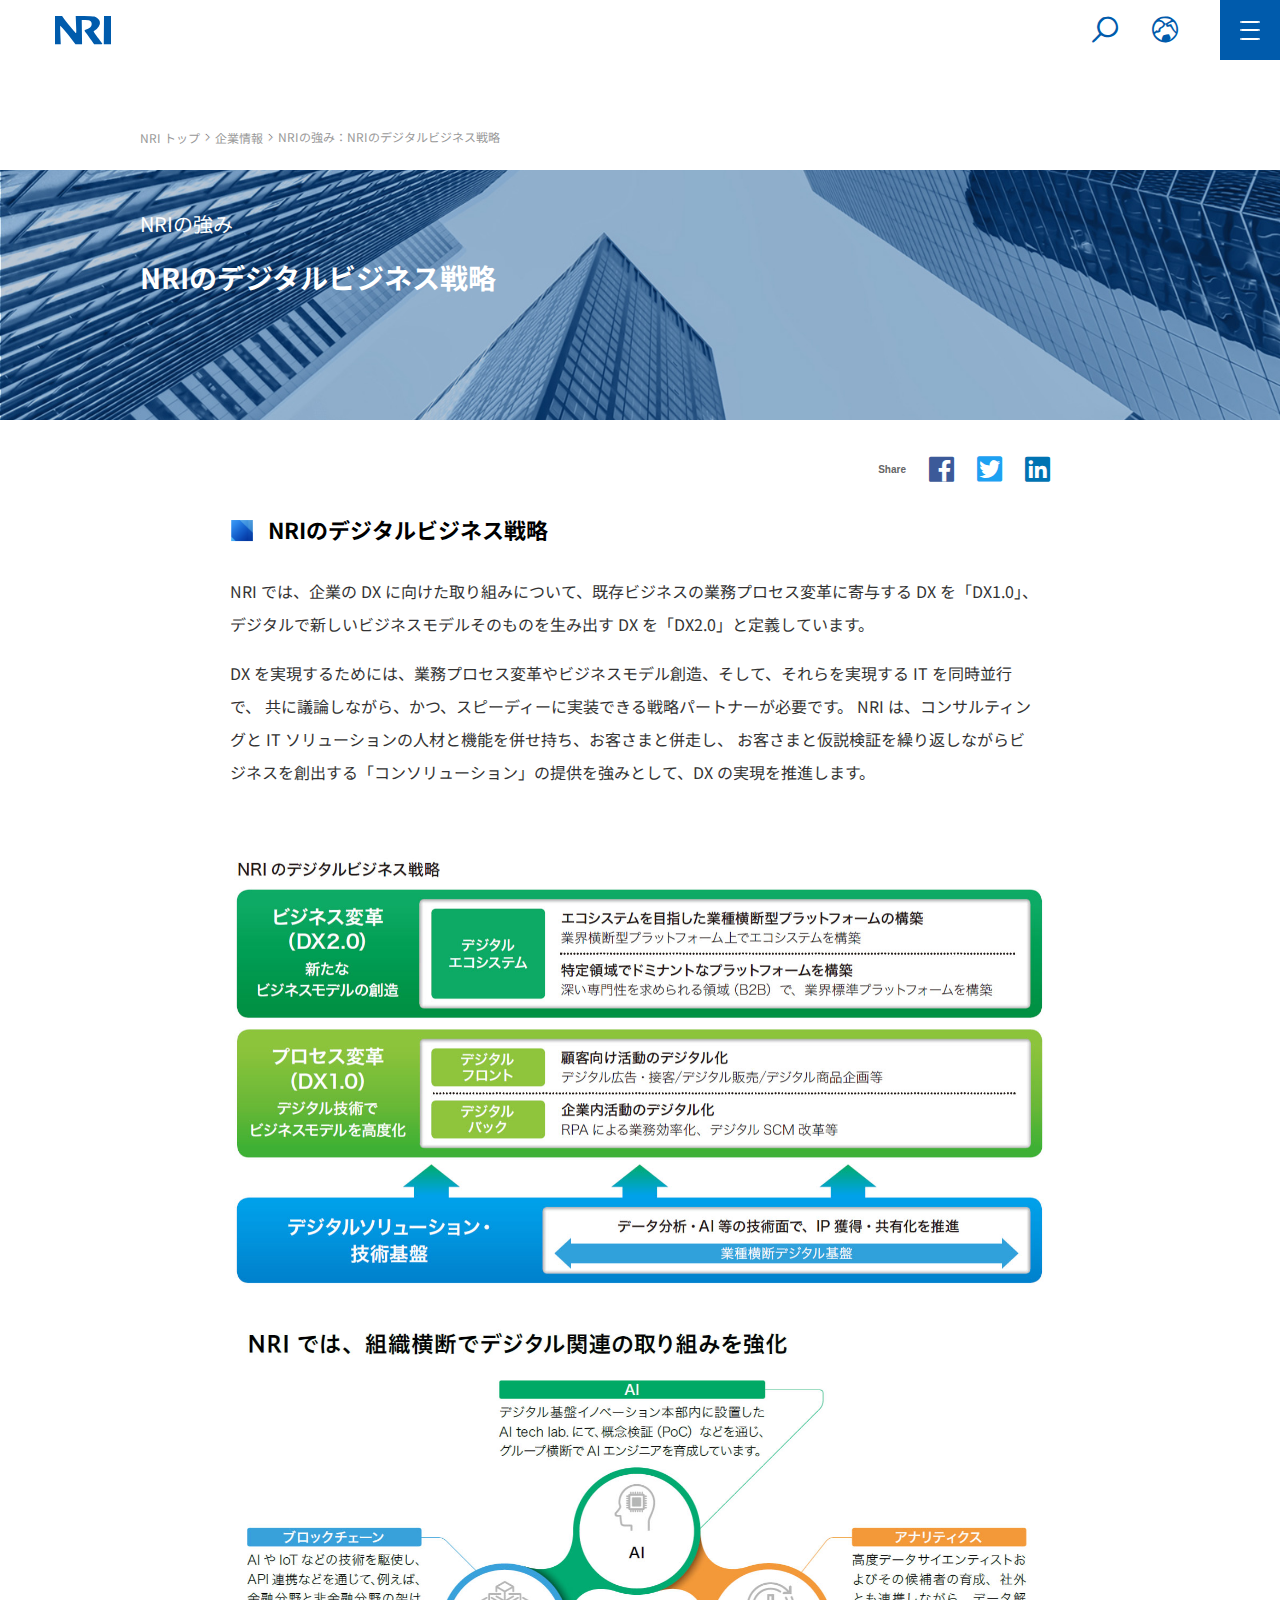
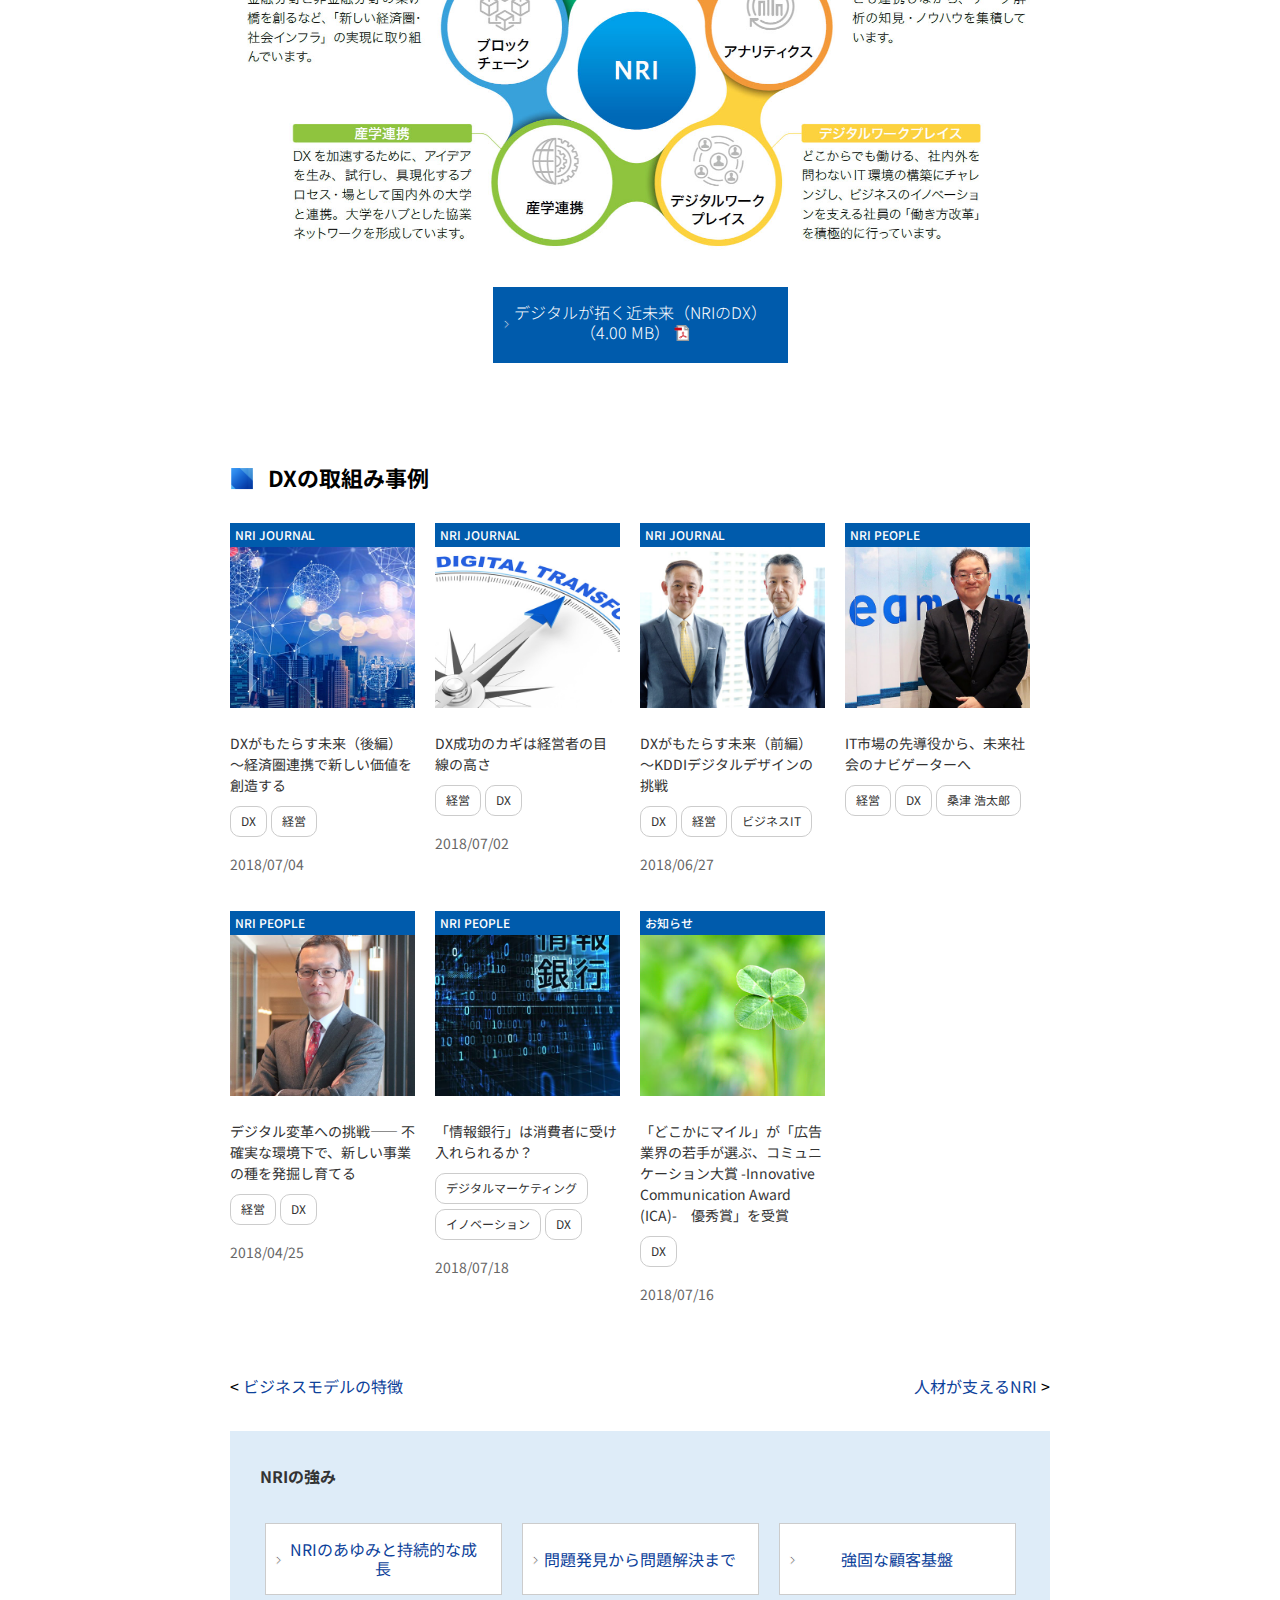
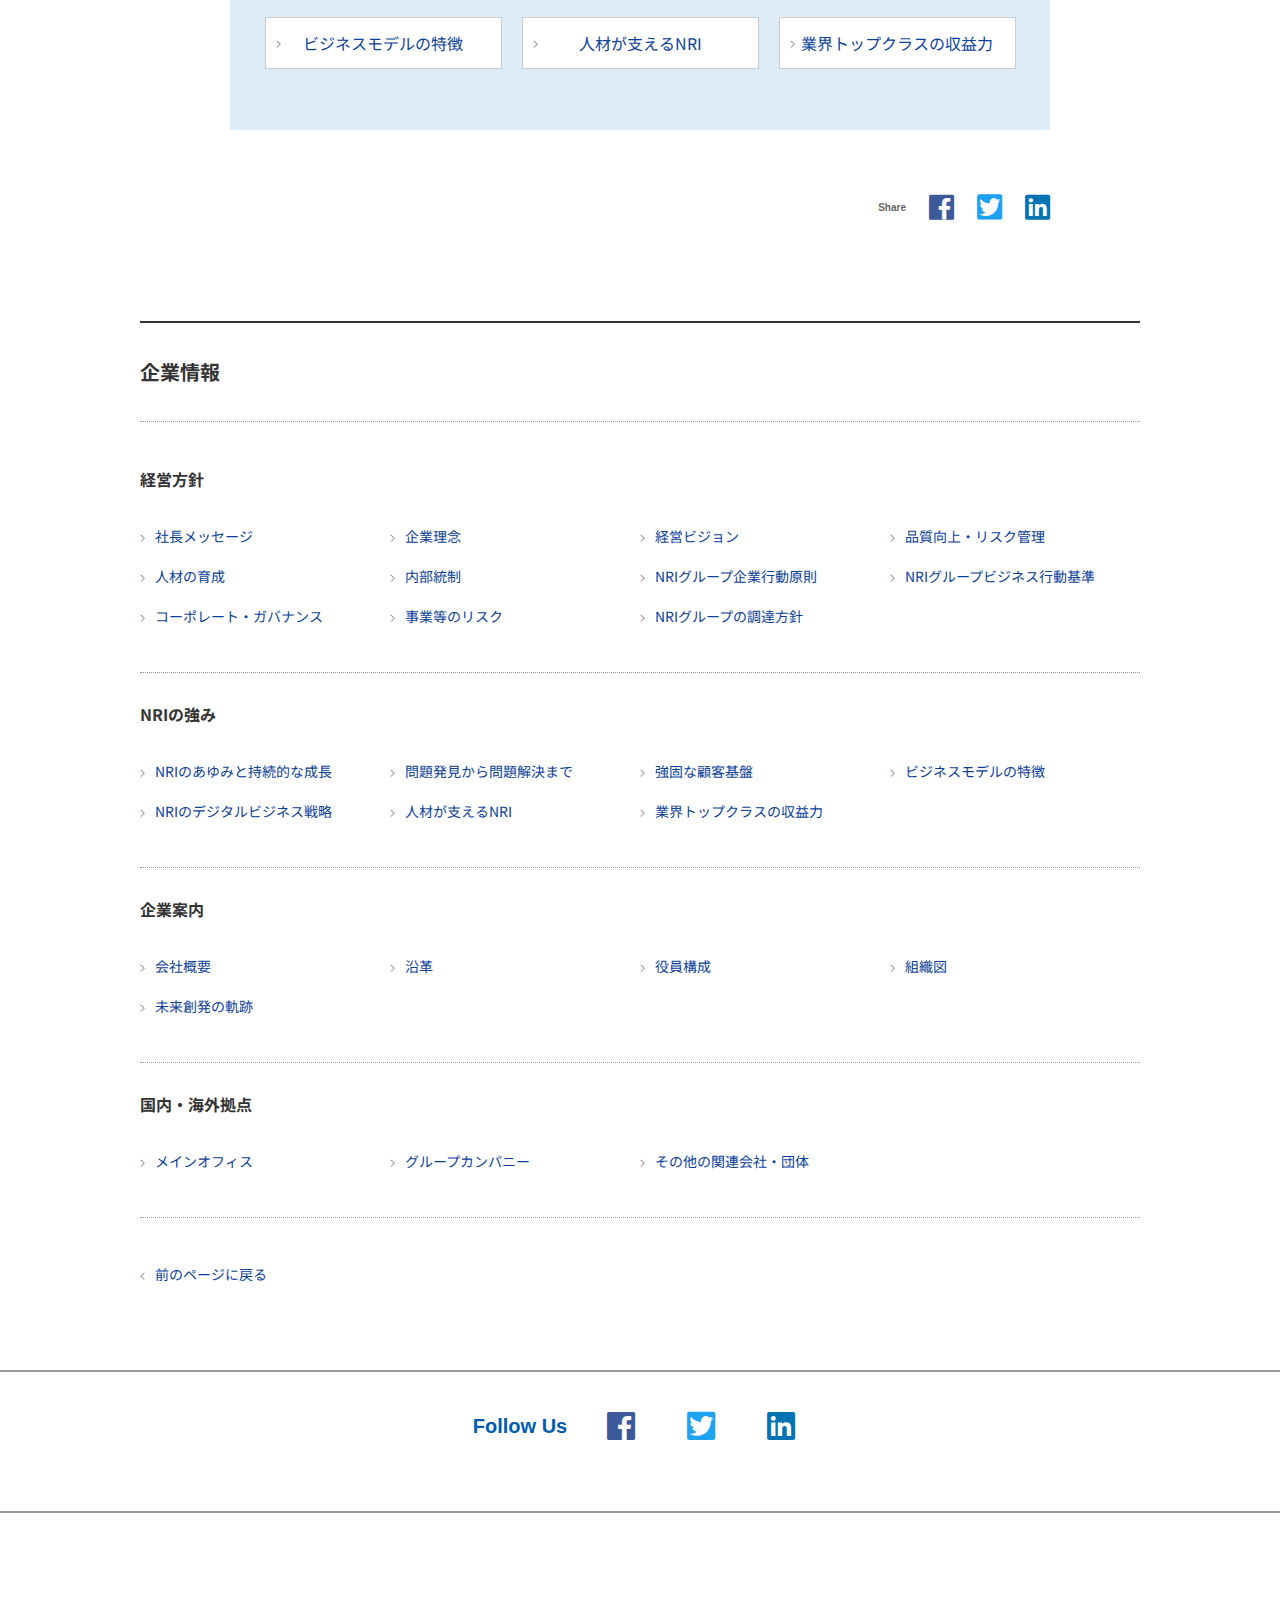
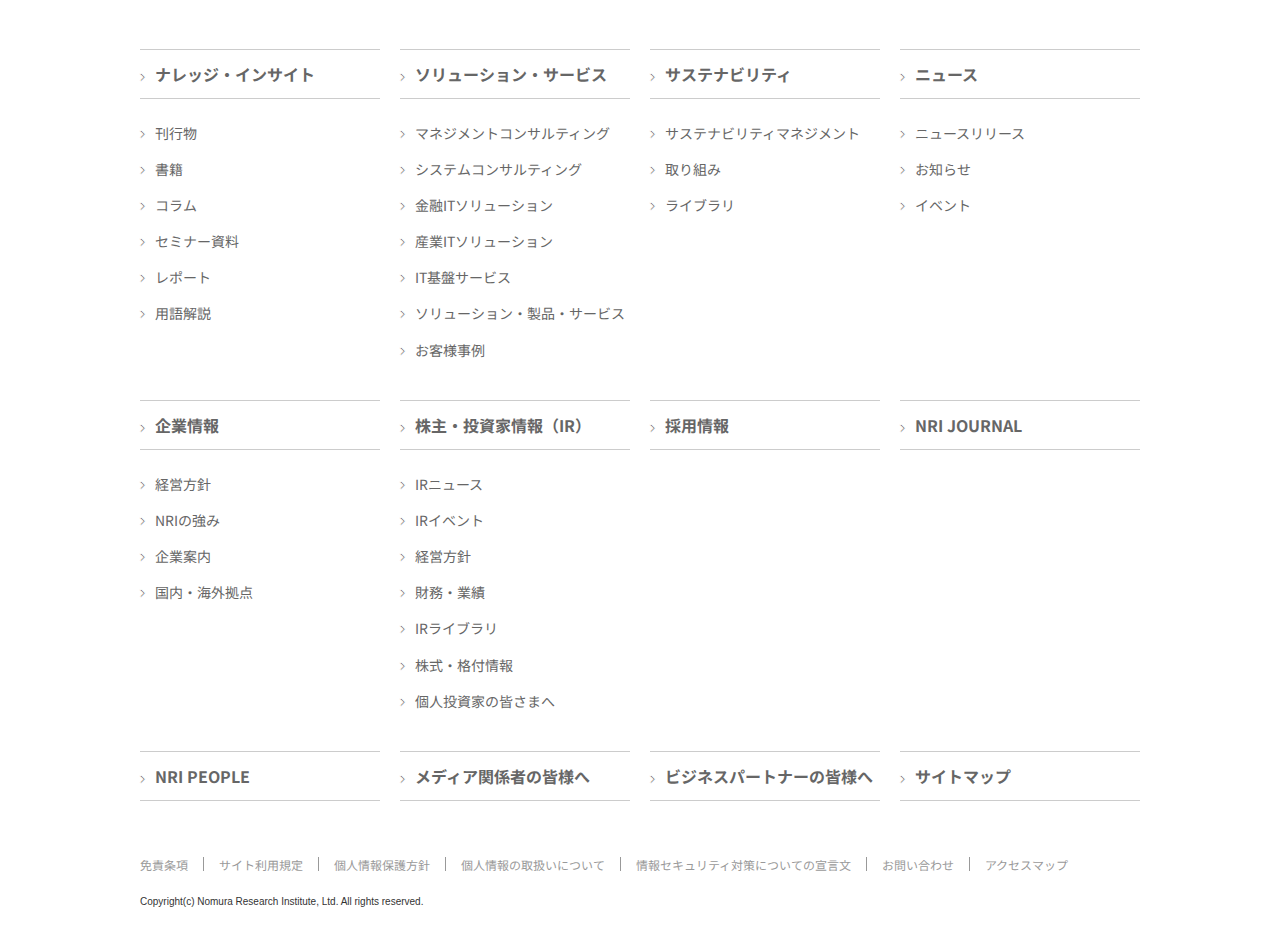
<file: index.html>
<!DOCTYPE html>
<html lang="ja">
<head>
<meta charset="utf-8">
<title>NRIの強み：ビジネスモデルの特徴｜企業情報｜野村総合研究所</title>
<meta name="description" content="NRIの強みページのクローン">
<link rel="stylesheet" href="css/normalize.css">
<link rel="stylesheet" href="css/style.css">
<link rel="stylesheet" href="icomoon/icomoon.css">
<link rel="icon" href="images/favicon/favicon.ico">
<link rel="stylesheet" href="https://use.fontawesome.com/releases/v5.6.3/css/all.css">
<link href="https://fonts.googleapis.com/css?family=Noto+Sans+JP:100,300,400,700&display=swap&subset=japanese" rel="stylesheet">
</head>
<body>
<!-- ヘッダー -->
  <header class="header">
    <div class="header-logo">
      <a href="#"><span class="icon-nri-logo"></span></a>
    </div>
    <div class="header-right">
      <div class="right-menu">
        <div class="header-search">
          <a href="#"><span class="icon-search"></span></a>
        </div>
        <div class="header-global">
          <a href="#"><span class="icon-global"></span></a>
        </div>
        <div class="header-hamburger">
          <a href="#"><img src="images/icon_humberger.svg" alt="ハンバーガーメニュー"></a>
        </div>
      </div>
    </div>
  </header>

  <!-- メイン -->
  <main class="pageBody">
    <nav class="pageNavi">
      <ul>
        <li><a href="#">NRI トップ<span class="icon-cheveron-right"></span></a></li>
        <li><a href="#">企業情報<span class="icon-cheveron-right"></span></a></li>
        <li>NRIの強み：NRIのデジタルビジネス戦略</li>
      </ul>
    </nav>
    <section class="nri-image">
      <div class="top-image">
        <img src="images/bg_nri.jpg" alt="NRIを想像したイメージ図">
      </div>
      <div class="imageTitle">
        <h1>NRIのデジタルビジネス戦略</h1>
        <p>NRIの強み</p>
      </div>
    </section>

    <aside class="sns-share">
      <span class="share">Share</span>
      <div class="btn-sns">
        <a href="#"><span class="icon-facebook"><span class="path1"></span><span class="path2"></span></span></a>
      </div>
      <div class="btn-sns">
        <a href="#"><span class="icon-twitter"></span></a>
      </div>
      <div class="btn-sns">
        <a href="#"><span class="icon-linkedin"><span class="path1"></span><span class="path2"></span></span></a>
      </div>
    </aside>

    <article class="nri-bussiness">
      <section class="nri-contents">
        <img src="images/title.jpg" class="title-item" alt="見出しのイメージ">
        <h2 class="sub-title">NRIのデジタルビジネス戦略</h2>
        <div class="bussiness-content">
          <p class="first-content">NRI では、企業の DX に向けた取り組みについて、既存ビジネスの業務プロセス変革に寄与する DX を「DX1.0」、
          デジタルで新しいビジネスモデルそのものを生み出す DX を「DX2.0」と定義しています。</p>
          <p class="second-content">DX を実現するためには、業務プロセス変革やビジネスモデル創造、そして、それらを実現する IT を同時並行で、
          共に議論しながら、かつ、スピーディーに実装できる戦略パートナーが必要です。
          NRI は、コンサルティングと IT ソリューションの人材と機能を併せ持ち、お客さまと併走し、
          お客さまと仮説検証を繰り返しながらビジネスを創出する「コンソリューション」の提供を強みとして、DX の実現を推進します。</p>
        </div>
        <img src="images/nri_bussiness.jpg" alt="ビジネス戦略">
        <img src="images/nri_digital.jpg" alt="組織横断でデジタル関連の取り組みを強化">
      </section>
      
      <div class="btn-blue">
        <a href="#"><span class="icon-cheveron-right"></span>デジタルが拓く近未来（NRIのDX）<br>（4.00 MB）<img src="images/pdf.png" alt="pdfのアイコン"></a>
      </div>
      
      <article class="nri-contents">
        <img src="images/title.jpg" class="title-item" alt="見出しのイメージ">
        <h2 class="sub-title">DXの取組み事例</h2>

        <div class="jornal-image">
          <div class="active-case">
            <div class="image-box">
              <a href="#">
                <span class="image-title">NRI JOURNAL</span>
                <figure>
                  <img src="images/dx_01.jpg" alt="DXがもたらす未来（後編）">
                </figure>
              </a>
            </div>
            <div class="image-contents">
              <a href="#">DXがもたらす未来（後編）～経済圏連携で新しい価値を創造する</a>
            </div>
            <div class="btn-category">
              <a href="#">DX</a>
              <a href="#">経営</a>
            </div>
            <p class="time"><time datetime="2018-07-04">2018/07/04</time></p>
          </div>

          <div class="active-case">
            <div class="image-box">
              <a href="#">
                <span class="image-title">NRI JOURNAL</span>
                <figure>
                  <img src="images/dx_02.jpg" alt="DX成功のカギは経営者の目線の高さ">
                </figure>
              </a>
            </div>
            <div class="image-contents">
              <a href="#">DX成功のカギは経営者の目線の高さ</a>
            </div>
            <div class="btn-category">
              <a href="#">経営</a>
              <a href="#">DX</a>
            </div>
            <p class="time"><time datetime="2018-07-02">2018/07/02</time></p>
          </div>

          <div class="active-case">
            <div class="image-box">
              <a href="#">
                <span class="image-title">NRI JOURNAL</span>
                <figure>
                  <img src="images/dx_03.jpg" alt="DXがもたらす未来（前編）">
                </figure>
              </a>
            </div>
            <div class="image-contents">
              <a href="#">DXがもたらす未来（前編）～KDDIデジタルデザインの挑戦</a>
            </div>
            <div class="btn-category">
              <a href="#">DX</a>
              <a href="#">経営</a>
              <a href="#">ビジネスIT</a>
            </div>
            <p class="time"><time datetime="2018-07-02">2018/06/27</time></p>
          </div>

          <div class="active-case">
            <div class="image-box">
              <a href="#">
                <span class="image-title">NRI PEOPLE</span>
                <figure>
                  <img src="images/dx_04.jpg" alt="IT市場の先導役から、未来社会のナビゲーターへ">
                </figure>
              </a>
            </div>
            <div class="image-contents">
              <a href="#">IT市場の先導役から、未来社会のナビゲーターへ</a>
            </div>
            <div class="btn-category">
              <a href="#">経営</a>
              <a href="#">DX</a>
              <a href="#">桑津 浩太郎</a>
            </div>
          </div>

          <div class="active-case">
            <div class="image-box">
              <a href="#">
                <span class="image-title">NRI PEOPLE</span>
                <figure>
                  <img src="images/dx_05.jpg" alt="デジタル変革への挑戦">
                </figure>
              </a>
            </div>
            <div class="image-contents">
              <a href="#">デジタル変革への挑戦―― 不確実な環境下で、新しい事業の種を発掘し育てる</a>
            </div>
            <div class="btn-category">
              <a href="#">経営</a>
              <a href="#">DX</a>
            </div>
            <p class="time"><time datetime="2018-07-02">2018/04/25</time></p>
          </div>

          <div class="active-case">
            <div class="image-box">
              <a href="#">
                <span class="image-title">NRI PEOPLE</span>
                <figure>
                  <img src="images/dx_06.jpg" alt="情報銀行">
                </figure>
              </a>
            </div>
            <div class="image-contents">
              <a href="#">「情報銀行」は消費者に受け入れられるか？</a>
            </div>
            <div class="btn-category">
              <a href="#">デジタルマーケティング</a>
              <a href="#">イノベーション</a>
              <a href="#">DX</a>
            </div>
            <p class="time"><time datetime="2018-07-02">2018/07/18</time></p>
          </div>

          <div class="active-case">
            <div class="image-box">
              <a href="#">
                <span class="image-title">お知らせ</span>
                <figure>
                  <img src="images/dx_07.jpg" alt="コミュニケーション大賞受賞">
                </figure>
              </a>
            </div>
            <div class="image-contents">
              <a href="#">「どこかにマイル」が「広告業界の若手が選ぶ、コミュニケーション大賞 -Innovative Communication Award (ICA)-　優秀賞」を受賞</a>
            </div>
            <div class="btn-category">
              <a href="#">DX</a>
            </div>
            <p class="time"><time datetime="2018-07-02">2018/07/16</time></p>
          </div>

        </div>
      </article>

      <aside class="derection">
        <div class="arrow-left">
          <p>&lt; <a href="#">ビジネスモデルの特徴</a></p>
        </div>

        <div class="arrow-right">
          <p><a href="#">人材が支えるNRI</a> &gt;</p>
        </div>
      </aside>

      <section class="nri-strength">
        <h3 class="list-title">NRIの強み</h3>
        <div class="box-first">
          <p><a href="#"><span class="icon-cheveron-right"></span>NRIのあゆみと持続的な成長</a></p>
          <p><a href="#"><span class="icon-cheveron-right"></span>問題発見から問題解決まで</a></p>
          <p><a href="#"><span class="icon-cheveron-right"></span>強固な顧客基盤</a></p>
        </div>
        <div class="box-second">
          <p><a href="#"><span class="icon-cheveron-right"></span>ビジネスモデルの特徴</a></p>
          <p><a href="#"><span class="icon-cheveron-right"></span>人材が支えるNRI</a></p>
          <p><a href="#"><span class="icon-cheveron-right"></span>業界トップクラスの収益力</a></p>
        </div>
      </section>

      <aside class="sns-share">
        <span class="share">Share</span>
        <div class="btn-sns">
          <a href="#"><span class="icon-facebook"><span class="path1"></span><span class="path2"></span></span></a>
        </div>
        <div class="btn-sns">
          <a href="#"><span class="icon-twitter"></span></a>
        </div>
        <div class="btn-sns">
          <a href="#"><span class="icon-linkedin"><span class="path1"></span><span class="path2"></span></span></a>
        </div>
      </aside>

    </article>

    <article class="body-bottom">
      <section class="company-info">
        <h2>企業情報</h2>
        <section class="section-index">
          <h3>経営方針</h3>
          <ul>
            <li><a href="#"><span class="icon-cheveron-right"></span>社長メッセージ</a></li>
            <li><a href="#"><span class="icon-cheveron-right"></span>企業理念</a></li>
            <li><a href="#"><span class="icon-cheveron-right"></span>経営ビジョン</a></li>
            <li><a href="#"><span class="icon-cheveron-right"></span>品質向上・リスク管理</a></li>
            <li><a href="#"><span class="icon-cheveron-right"></span>人材の育成</a></li>
            <li><a href="#"><span class="icon-cheveron-right"></span>内部統制</a></li>
            <li><a href="#"><span class="icon-cheveron-right"></span>NRIグループ企業行動原則</a></li>
            <li><a href="#"><span class="icon-cheveron-right"></span>NRIグループビジネス行動基準</a></li>
            <li><a href="#"><span class="icon-cheveron-right"></span>コーポレート・ガバナンス</a></li>
            <li><a href="#"><span class="icon-cheveron-right"></span>事業等のリスク</a></li>
            <li><a href="#"><span class="icon-cheveron-right"></span>NRIグループの調達方針</a></li>
          </ul>
        </section>

        <section class="section-index">
          <h3>NRIの強み</h3>
          <ul>
            <li><a href="#"><span class="icon-cheveron-right"></span>NRIのあゆみと持続的な成長</a></li>
            <li><a href="#"><span class="icon-cheveron-right"></span>問題発見から問題解決まで</a></li>
            <li><a href="#"><span class="icon-cheveron-right"></span>強固な顧客基盤</a></li>
            <li><a href="#"><span class="icon-cheveron-right"></span>ビジネスモデルの特徴</a></li>
            <li><a href="#"><span class="icon-cheveron-right"></span>NRIのデジタルビジネス戦略</a></li>
            <li><a href="#"><span class="icon-cheveron-right"></span>人材が支えるNRI</a></li>
            <li><a href="#"><span class="icon-cheveron-right"></span>業界トップクラスの収益力</a></li>
          </ul>
        </section>

        <section class="section-index">
          <h3>企業案内</h3>
          <ul>
            <li><a href="#"><span class="icon-cheveron-right"></span>会社概要</a></li>
            <li><a href="#"><span class="icon-cheveron-right"></span>沿革</a></li>
            <li><a href="#"><span class="icon-cheveron-right"></span>役員構成</a></li>
            <li><a href="#"><span class="icon-cheveron-right"></span>組織図</a></li>
            <li><a href="#"><span class="icon-cheveron-right"></span>未来創発の軌跡</a></li>
          </ul>
        </section>

        <section class="section-index">
          <h3>国内・海外拠点</h3>
          <ul>
            <li><a href="#"><span class="icon-cheveron-right"></span>メインオフィス</a></li>
            <li><a href="#"><span class="icon-cheveron-right"></span>グループカンパニー</a></li>
            <li><a href="#"><span class="icon-cheveron-right"></span>その他の関連会社・団体</a></li>
          </ul>
        </section>

        <div class="section-previous">
          <ul>
            <li><a href="#"><span class="icon-cheveron-left"></span>前のページに戻る</a></li>
          </ul>
        </div>

      </section>
    </article>

    <section class="follow-us">
      <section class="sns-share">
        <span class="share">Follow Us</span>
        <div class="btn-sns">
          <a href="#"><span class="icon-facebook"><span class="path1"></span><span class="path2"></span></span></a>
        </div>
        <div class="btn-sns">
          <a href="#"><span class="icon-twitter"></span></a>
        </div>
        <div class="btn-sns">
          <a href="#"><span class="icon-linkedin"><span class="path1"></span><span class="path2"></span></span></a>
        </div>
      </section>
    </section>

  </main>

  
<!-- フッター -->
  <footer class="footer">
    <article class="footer-index">
      <section class="section-index">
        <h3 class="section-title"><a href="#"><span class="icon-cheveron-right"></span>ナレッジ・インサイト</a></h3>
        <ul>
          <li><a href="#"><span class="icon-cheveron-right"></span>刊行物</a></li>
          <li><a href="#"><span class="icon-cheveron-right"></span>書籍</a></li>
          <li><a href="#"><span class="icon-cheveron-right"></span>コラム</a></li>
          <li><a href="#"><span class="icon-cheveron-right"></span>セミナー資料</a></li>
          <li><a href="#"><span class="icon-cheveron-right"></span>レポート</a></li>
          <li><a href="#"><span class="icon-cheveron-right"></span>用語解説</a></li>
        </ul>
      </section>

      <section class="section-index">
        <h3 class="section-title"><a href="#"><span class="icon-cheveron-right"></span>ソリューション・サービス</a></h3>
        <ul>
          <li><a href="#"><span class="icon-cheveron-right"></span>マネジメントコンサルティング</a></li>
          <li><a href="#"><span class="icon-cheveron-right"></span>システムコンサルティング</a></li>
          <li><a href="#"><span class="icon-cheveron-right"></span>金融ITソリューション</a></li>
          <li><a href="#"><span class="icon-cheveron-right"></span>産業ITソリューション</a></li>
          <li><a href="#"><span class="icon-cheveron-right"></span>IT基盤サービス</a></li>
          <li><a href="#"><span class="icon-cheveron-right"></span>ソリューション・製品・サービス</a></li>
          <li><a href="#"><span class="icon-cheveron-right"></span>お客様事例</a></li>
        </ul>
      </section>
      
      <section class="section-index">
        <h3 class="section-title"><a href="#"><span class="icon-cheveron-right"></span>サステナビリティ</a></h3>
        <ul>
          <li><a href="#"><span class="icon-cheveron-right"></span>サステナビリティマネジメント</a></li>
          <li><a href="#"><span class="icon-cheveron-right"></span>取り組み</a></li>
          <li><a href="#"><span class="icon-cheveron-right"></span>ライブラリ</a></li>
        </ul>
      </section>

      <section class="section-index">
        <h3 class="section-title"><a href="#"><span class="icon-cheveron-right"></span>ニュース</a></h3>
        <ul>
          <li><a href="#"><span class="icon-cheveron-right"></span>ニュースリリース</a></li>
          <li><a href="#"><span class="icon-cheveron-right"></span>お知らせ</a></li>
          <li><a href="#"><span class="icon-cheveron-right"></span>イベント</a></li>
        </ul>
      </section>

    </article>

    <section class="footer-index">
      <div class="section-index">
        <h3 class="section-title"><a href="#"><span class="icon-cheveron-right"></span>企業情報</a></h3>
        <ul>
          <li><a href="#"><span class="icon-cheveron-right"></span>経営方針</a></li>
          <li><a href="#"><span class="icon-cheveron-right"></span>NRIの強み</a></li>
          <li><a href="#"><span class="icon-cheveron-right"></span>企業案内</a></li>
          <li><a href="#"><span class="icon-cheveron-right"></span>国内・海外拠点</a></li>
        </ul>
      </div>
      <div class="section-index">
        <h3 class="section-title"><a href="#"><span class="icon-cheveron-right"></span>株主・投資家情報（IR）</a></h3>
        <ul>
          <li><a href="#"><span class="icon-cheveron-right"></span>IRニュース</a></li>
          <li><a href="#"><span class="icon-cheveron-right"></span>IRイベント</a></li>
          <li><a href="#"><span class="icon-cheveron-right"></span>経営方針</a></li>
          <li><a href="#"><span class="icon-cheveron-right"></span>財務・業績</a></li>
          <li><a href="#"><span class="icon-cheveron-right"></span>IRライブラリ</a></li>
          <li><a href="#"><span class="icon-cheveron-right"></span>株式・格付情報</a></li>
          <li><a href="#"><span class="icon-cheveron-right"></span>個人投資家の皆さまへ</a></li>
        </ul>
      </div>
      <div class="section-index">
        <h3 class="section-title"><a href="#"><span class="icon-cheveron-right"></span>採用情報</a></h3>
      </div>
      <div class="section-index">
        <h3 class="section-title"><a href="#"><span class="icon-cheveron-right"></span>NRI JOURNAL</a></h3>
      </div>
    </section>

    <article class="footer-index">
      <div class="section-index">
        <h3 class="section-title"><a href="#"><span class="icon-cheveron-right"></span>NRI PEOPLE</a></h3>
      </div>
      <div class="section-index">
        <h3 class="section-title"><a href="#"><span class="icon-cheveron-right"></span>メディア関係者の皆様へ</a></h3>
      </div>
      <div class="section-index">
        <h3 class="section-title"><a href="#"><span class="icon-cheveron-right"></span>ビジネスパートナーの皆様へ</a></h3>
      </div>
      <div class="section-index">
        <h3 class="section-title"><a href="#"><span class="icon-cheveron-right"></span>サイトマップ</a></h3>
      </div>
    </article>
  
    <nav class="globalNavi">
      <ul>
        <li><a href="#">免責条項</a></li>
        <li><a href="#">サイト利用規定</a></li>
        <li><a href="#">個人情報保護方針</a></li>
        <li><a href="#">個人情報の取扱いについて</a></li>
        <li><a href="#">情報セキュリティ対策についての宣言文</a></li>
        <li><a href="#">お問い合わせ</a></li>
        <li><a href="#">アクセスマップ</a></li>
      </ul>
    </nav>

    <div class="copy-right">
      <p>Copyright(c) Nomura Research Institute, Ltd. All rights reserved.</p>
    </div>
  </footer>

</body>
</html>
</file>
<file: css/style.css>
/* ヘッダー */
.header {
    width: 100%;
    margin-bottom: 70px;
    height: 60px;
    position: fixed;
    top: 0;
    left: 0;
    right: 0;
    z-index: 50;
    background: #FFFFFF;
}

.header-logo {
    width: 100%;
    position: relative;
}

.header-logo  a {
    text-decoration: none;
}

.header-logo .icon-nri-logo {
    position: absolute;
    top: 3px;
    left: 55px;
    font-size: 56px;
    color: #005BAC;
}

.header-right {
    float: right;
}

.right-menu {
    display: flex;
}

.header-right a {
    display: inline-flex;
    justify-content: center;
    align-items: center;
    text-decoration: none;
    color: #005BAC;
    height: 60px;
    width: 60px;
    position: relative;
}

.header-right a:hover {
    color: #666;
    opacity: 0.5;
}

.header-right .right-menu .header-search {
    font-size: 26px;
}

.header-right .right-menu .header-global {
    font-size: 26px;
}

.header-hamburger {
    margin-left: 25px;
}

.header-hamburger img {
    clear: both;
    position: absolute;
    top: 0;
    right: 0;
    left: 0;
    height: 60px;
    width: 60px;
    color: #005BAC;
}

.header-hamburger a:hover {
    opacity: 1;
}

/* パンくずナビ */
.pageBody {
    margin-bottom: 120px;
}

.pageBody .pageNavi {
    margin: 130px 0 25px 140px;
}

.pageBody .pageNavi ul {
    display: flex;
    flex-wrap: wrap;
    padding-left: 0;
}

.pageBody .pageNavi ul li {
    list-style: none;
    font-size: 12px;
    color: #999;
}

.pageBody .pageNavi a {
    text-decoration: none;
    color: #999;
}

.pageBody .pageNavi .icon-cheveron-right:before {
    display: inline-block;
    content: "\e90d";
    vertical-align: middle;
    font-size: 15px;
    color: #231815;
    -webkit-text-stroke: #ffffff 1px;
  }

/* トップイメージ */
.pageBody .nri-image {
    position: relative;
    margin-bottom: 35px;
}

.pageBody .top-image img {
    width: 100%;
    height: 250px;
    object-fit: cover;
}

.imageTitle p {
    position: absolute;
    top: 20px;
    left: 140px;
    font-size: 20px;
    line-height: 28px;
    color: #ffffff;
    font-weight: 400;
}

.imageTitle h1 {
    position: absolute;
    top: 67px;
    left: 140px;
    font-size: 28px;
    line-height: 42px;
    color: #ffffff;
}

/* snsShare */
.pageBody {
    width: 100%;
}

.pageBody .sns-share {
    display: flex;
    justify-content: flex-end;
    width: 820px;
    margin: 0 auto;
    margin-bottom: 30px;
    align-items: center;
}

.pageBody .sns-share .share {
    font-family: Arial;
    font-weight: 700;
    font-size: 10px;
    color: #666;
}
.pageBody .sns-share .btn-sns {
    margin-left: 23px;
}


.pageBody .sns-share a {
    text-decoration: none;
    display: inline-block;
    width: 25px;
}

.pageBody .sns-share .icon-facebook {
    font-size: 25px;
}


.pageBody .sns-share .icon-twitter {
    font-size: 25px;
    
}

.pageBody .sns-share .icon-linkedin {
    font-size: 25px;
    
}


/* NRIのビジネス戦略 */
.nri-bussiness {
    width: 820px;
    margin: 0 auto;
}

.nri-bussiness .nri-contents {
    width: 100%;
    margin: 0 auto;
}
    
.nri-bussiness .nri-contents .title-item {
    float: left;
    width: 23px;
    height: 23px;
    margin-top: 6px;
    margin-right: 15px;
}

.nri-bussiness .nri-contents h2 {
    font-size: 22px;
    line-height: 33px;
}

.nri-bussiness .nri-contents h2 .sub-title {
    vertical-align: top;
}

.nri-bussiness .nri-contents .bussiness-content {
    clear: both;
    margin-bottom: 60px;
}

.nri-bussiness .nri-contents .bussiness-content p {
    font-size: 16px;
    line-height: 33px;
    color: #333;
}

.nri-bussiness .nri-contents .bussiness-content .first-content {
    width: 810px;
    margin-bottom: 16px;
}

.nri-bussiness .nri-contents .bussiness-content .second-content {
    width: 810px;
}

.nri-bussiness .nri-contents img {
    height: auto;
    width: 100%;
    margin-bottom: 33px;
}

.nri-bussiness .btn-blue {
   text-align: center;
}

.nri-bussiness .btn-blue a {
    text-align: center;
    vertical-align: middle;
    margin: 0 auto;
    margin-bottom: 80px;
    background-color: #005bac;
    border: 1px solid #005bac;
    line-height: 1.2;
    display: inline-block;
    padding: 15px 20px;
    font-size: 16px;
    font-weight: 300;
    text-decoration: none;
    color: #FFFFFF;
    position: relative;
}

.nri-bussiness .btn-blue a:hover {
    opacity: 0.8;
    transition: 0.3s;
}

.nri-bussiness .btn-blue a .icon-cheveron-right:before {
    display: inline-block;
    position: absolute;
    top: 29px;
    left: 5px;
    content: "\e90d";
    vertical-align: middle;
    font-size: 15px;
    color: #FFFFFF;
    -webkit-text-stroke: #005bac 1px;
}

.nri-bussiness .btn-blue img {
    height: 25px;
    width: 30px;
}

.nri-bussiness img {
    vertical-align: middle;
    line-height: 1.2;
}

/* DXの取り組み事例 */
.nri-contents {
    width: 1000px;
}

.nri-contents .jornal-image {
    width: 820px;
    display: flex;
    flex-wrap: wrap;
    margin: 0 auto;
}
.nri-contents .jornal-image .active-case {
    width: 185px;
    margin-right: 20px;
    margin-bottom: 25px;
    position: relative;
}

.nri-contents .jornal-image .active-case .image-box {
    width: 100%;
    padding-bottom: 0;
}

.nri-contents .jornal-image .active-case .image-box .image-title {
    width: 180px;
    font-size: 12px;
    line-height: 18px;
    padding: 3px 0 3px 5px;
    position: absolute;
    top: 0;
    left: 0;
    right: 0;
    margin: 0;
}


.nri-contents .jornal-image .active-case .image-box span{
    background-color: #005BAC;
    color: #FFFFFF;
    font-weight: 500;
}

.nri-contents .jornal-image .active-case a figure {
    display: table-cell;
    width: 200px;
    height: 200px;
}

.nri-contents .jornal-image .active-case a img {
    margin-bottom: 0;
}

.nri-contents .jornal-image .active-case .image-contents {
    padding: 10px 0;
}

.nri-contents .jornal-image .active-case .image-contents a {
    font-size: 14px;
    line-height: 1.5;
    text-decoration: none;
    color: #333333;
}

.nri-contents .jornal-image .active-case .btn-category a {
    display: inline-flex;
    font-size: 12px;
    line-height: 1.4;
    border: 1px solid #CCCCCC;
    text-decoration: none;
    color: #333333;
    height: auto;
    padding: 6px 10px;
    margin-bottom: 5px;
    border-radius: 10px;
}

.nri-contents .jornal-image .active-case a:hover {
    text-decoration: underline;
}

.nri-contents .jornal-image .active-case .time {
    color: #666666;
    font-size: 14px;
}

/* derection */
.nri-bussiness {
    width: 820px;
    margin: 0 auto;
    margin-bottom: 100px;
}

.nri-bussiness .derection {
    width: 100%;
}

.nri-bussiness .arrow-left {
    float: left;
    margin: 20px 0;
}

.nri-bussiness .arrow-right {
    float: right;
    margin: 20px 0;
}

.nri-bussiness .derection a {
    color: #0c419a;
    text-decoration: none;
}

.nri-bussiness .derection a:hover {
    text-decoration: underline;
}

/* NRIの強み */
.nri-bussiness .nri-strength {
    clear: both;
    width: 820px;
    margin: 0 auto;
    margin-top: 80px;
    padding-bottom: 35px;
    background-color: #DEECF8;
}

.nri-bussiness .nri-strength .list-title {
    font-size: 16px;
    color: #333333;
    line-height: 30px;
    padding: 30px 0 0 30px;
}

.nri-bussiness .nri-strength .box-first {
    display: flex;
    justify-content: center;
    align-items: center;
}

.nri-bussiness .nri-strength .box-first p a {
    width: 195px;
    height: 40px;
    align-items: center;
    padding: 15px 20px;
    margin: 0px 10px;
    line-height: 1.2;
    border: 1px solid #CCCCCC;
    background-color: #FFFFFF;
    display: inline-flex;
    text-decoration: none;
    font-size: 16px;
    word-break: normal;
    color: #0c419a;
    vertical-align: middle;
    justify-content: center;
    position: relative;
}

.nri-bussiness .nri-strength .box-first a:hover {
    background: #f4f4f4;
    transition: 0.3s;
}

.nri-bussiness .nri-strength .box-first a .icon-cheveron-right:before {
    display: inline-block;
    position: absolute;
    top: 29px;
    left: 5px;
    content: "\e90d";
    vertical-align: middle;
    font-size: 15px;
    color: #231815;
    -webkit-text-stroke: #ffffff 1px;
  }

.nri-bussiness .nri-strength .box-first p {
    text-align: center;
}


.nri-bussiness .nri-strength .box-second {
    display: flex;
    justify-content: center;
    align-items: center;
}

.nri-bussiness .nri-strength .box-second a {
    width: 195px;
    height: 20px;
    align-items: center;
    padding: 15px 20px;
    margin: -10px 10px 10px 10px;
    line-height: 1.2;
    border: 1px solid #CCCCCC;
    background-color: #FFFFFF;
    display: inline-flex;
    text-decoration: none;
    font-size: 16px;
    word-break: normal;
    color: #0c419a;
    vertical-align: middle;
    position: relative;
    justify-content: center;
}

.nri-bussiness .nri-strength .box-second a:hover {
    background: #f4f4f4;
    transition: 0.3s;
}

.nri-bussiness .nri-strength .box-second a .icon-cheveron-right:before {
    display: inline-block;
    position: absolute;
    top: 19px;
    left: 5px;
    content: "\e90d";
    vertical-align: middle;
    font-size: 15px;
    color: #231815;
    -webkit-text-stroke: #ffffff 1px;
  }

.nri-bussiness .nri-strength .box-second a p {
    text-align: center;
}

.pageBody .nri-bussiness .sns-share {
    margin-top: 65px;
}

/* 企業情報 */
.body-bottom {
    width: 1000px;
    margin: 0 auto 60px auto;
    margin-bottom: 50px;
}

.body-bottom .company-info {
    width: 100%;
}

.body-bottom .company-info h2 {
    font-size: 20px;
    line-height: 38px;
    color: #333333;
    border-top: 2px solid #333;
    border-bottom: 1px dotted #999;
    padding: 30px 0;
}

.body-bottom .company-info .section-index {
    padding: 10px 0;
    border-bottom: 1px dotted #999;
}

.body-bottom .company-info h3 {
    font-size: 16px;
    line-height: 30px;
    color: #333333;
}

.body-bottom .company-info ul {
    width: 100%;
    display: inline-flex;
    flex-direction: row;
    flex-wrap: wrap;
    padding: 0;
}

.body-bottom .company-info ul li {
    list-style: none;
    width: 250px;
    position: relative;
    height: 40px;
}

.body-bottom .company-info ul li a {
    display: inline-block;
    text-decoration: none;
    color: #0c419a;
    font-size: 14px;
    width: 250px;
    margin: 0 10px 10px 0;
    padding-left: 15px;
}

.body-bottom .company-info ul li a .icon-cheveron-right:before {
    display: inline-block;
    position: absolute;
    top: 5px;
    left: -5px;
    content: "\e90d";
    font-size: 15px;
    color: #231815;
    -webkit-text-stroke: #ffffff 1px;
}

.body-bottom .company-info ul li a:hover {
    text-decoration: underline;
}

.body-bottom .company-info .section-previous {
    margin-top: 30px;
}

.body-bottom .company-info .section-previous ul li a .icon-cheveron-left:before {
    display: inline-block;
    position: absolute;
    top: 5px;
    left: -5px;
    content: "\e90e";
    font-size: 15px;
    color: #231815;
    -webkit-text-stroke: #ffffff 1px;
}

/* snsアイコン大 */
.follow-us {
    width: 100%;
    padding: 40px 0;
    border-top: 2px solid #999;
    border-bottom: 2px solid #999;
}

.follow-us .sns-share {
    display: flex;
    justify-content: center;
    width: 100%;
    align-items: center;
}

.follow-us .sns-share .share {
    font-size: 20px;
    font-weight: 700;
    color: #005bac;
    display: flex;
}

.follow-us .sns-share .btn-sns {
    margin-left: 40px;
}

.follow-us .sns-share a {
    text-decoration: none;
    width: 40px;
}

.follow-us .sns-share .icon-facebook {
    font-size: 28px;
}

.follow-us .sns-share .icon-twitter {
    font-size: 28px;
}

.follow-us .sns-share .icon-linkedin {
    font-size: 28px;
}

/* フッター */
.footer {
    width: 1000px;
    margin: 40px auto;
}

.footer .footer-index {
    width: 100%;
    display: flex;
    flex-wrap: wrap;
    justify-content: space-around;
}

.footer .footer-index .section-index {
    box-sizing: border-box;
    width: 250px;
    padding: 0 10px;
}

.footer .footer-index .section-index:first-child {
    padding-left: 0;
}

.footer .footer-index .section-index:last-child {
    padding-right: 0;
}

.footer .footer-index .section-index h3 {
    box-sizing: border-box;
    font-size: 16px;
    border-top: 1px solid #ccc;
    border-bottom: 1px solid #ccc;
}

.footer .footer-index .section-index h3 a {
    display: inline-block;
    width: 100%;
    padding: 15px 0 15px 15px;
    color: #666;
    text-decoration: none;
    position: relative;
}

.footer .footer-index .section-index h3 a .icon-cheveron-right:before {
    display: inline-block;
    position: absolute;
    top: 20px;
    left: -5px;
    content: "\e90d";
    font-size: 15px;
    color: #231815;
    -webkit-text-stroke: #ffffff 1px;
}

.footer .footer-index .section-index h3 a:hover {
    text-decoration: underline;
}

.footer .footer-index .section-index ul {
    width: 100%;
    padding: 0;
}

.footer .footer-index .section-index ul li {
    list-style: none;
    font-size: 14px;
    padding: 10px 0;
}

.footer .footer-index .section-index ul li a {
    display: inline-block;
    color: #666;
    text-decoration: none;
    width: 100%;
    padding-left: 15px;
    position: relative;
}

.footer .footer-index .section-index ul li a .icon-cheveron-right:before {
    display: inline-block;
    position: absolute;
    top: 2px;
    left: -5px;
    content: "\e90d";
    font-size: 15px;
    color: #231815;
    -webkit-text-stroke: #ffffff 1px;
}

.footer .footer-index .section-index ul li a:hover {
    text-decoration: underline;   
}

.footer .globalNavi {
    width: 1000px;
    margin: 40px auto 0 auto;
}

.footer .globalNavi ul {
    width: 100%;
    display: flex;
    flex-wrap: wrap;
    margin-bottom: 25px;
    padding-left: 0;
}

.footer .globalNavi ul li {
    list-style: none;
    line-height: 12px;
    border-left: 1px solid #999;
    padding: 0 15px;
}

.footer .globalNavi ul li:first-child {
    border-left: none;
    padding-left: 0;
}

.footer .globalNavi ul li:last-child {
    padding-right: 0;
}

.footer .globalNavi ul li a {
    font-size: 12px;
    color: #999;
    text-decoration: none;
}

.footer .globalNavi ul li a:hover {
    text-decoration: underline;
}

.footer .copy-right p{
    font-size: 10px;
    color: #333;
    font-family: Helvetica;
}
</file>
<file: icomoon/icomoon.css>
@font-face {
  font-family: 'icomoon';
  src:  url('fonts/icomoon.eot?2399kz');
  src:  url('fonts/icomoon.eot?2399kz#iefix') format('embedded-opentype'),
    url('fonts/icomoon.ttf?2399kz') format('truetype'),
    url('fonts/icomoon.woff?2399kz') format('woff'),
    url('fonts/icomoon.svg?2399kz#icomoon') format('svg');
  font-weight: normal;
  font-style: normal;
}

[class^="icon-"], [class*=" icon-"] {
  /* use !important to prevent issues with browser extensions that change fonts */
  font-family: 'icomoon' !important;
  speak: none;
  font-style: normal;
  font-weight: normal;
  font-variant: normal;
  text-transform: none;
  line-height: 1;
  
  /* Enable Ligatures ================ */
  letter-spacing: 0;
  -webkit-font-feature-settings: "liga";
  -moz-font-feature-settings: "liga=1";
  -moz-font-feature-settings: "liga";
  -ms-font-feature-settings: "liga" 1;
  font-feature-settings: "liga";
  -webkit-font-variant-ligatures: discretionary-ligatures;
  font-variant-ligatures: discretionary-ligatures;

  /* Better Font Rendering =========== */
  -webkit-font-smoothing: antialiased;
  -moz-osx-font-smoothing: grayscale;
}

.icon-mono_linkedin:before {
  content: "\e900";
}
.icon-mono_twitter:before {
  content: "\e901";
}
.icon-share:before {
  content: "\e902";
}
.icon-mono_facebook:before {
  content: "\e903";
}
.icon-search:before {
  content: "\e904";
}
.icon-global:before {
  content: "\e906";
}
.icon-twitter:before {
  content: "\e907";
  color: #1da1f2;
}
.icon-linkedin .path1:before {
  content: "\e908";
  color: rgb(0, 115, 178);
}
.icon-linkedin .path2:before {
  content: "\e909";
  margin-left: -1em;
  color: rgb(255, 255, 255);
}
.icon-facebook .path1:before {
  content: "\e90a";
  color: rgb(60, 90, 153);
}
.icon-facebook .path2:before {
  content: "\e90b";
  margin-left: -1em;
  color: rgb(254, 254, 254);
}
.icon-nri-logo:before {
  content: "\e90c";
}
.icon-hamburger:before {
  content: "\e905";
}
.icon-cheveron-left:before {
  content: "\e90e";
}
.icon-cheveron-right:before {
  content: "\e90d";
}
</file>
